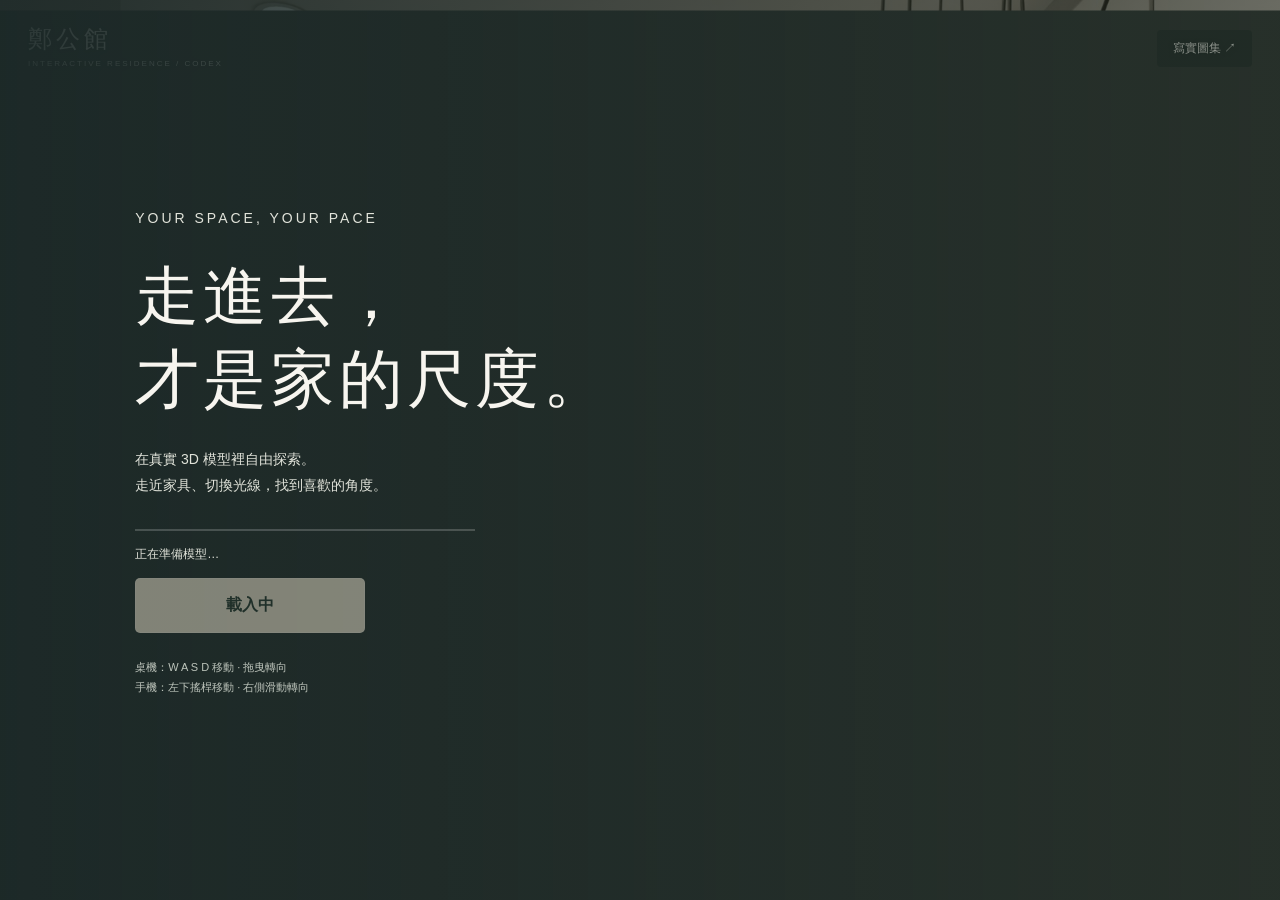
<file: index.html>
<!doctype html><html lang="zh-Hant"><head><meta charset="utf-8"><meta name="viewport" content="width=device-width,initial-scale=1"><meta http-equiv="refresh" content="0;url=./互動漫遊/"><title>鄭公館｜Codex 互動 3D</title></head><body><a href="./互動漫遊/">開啟鄭公館互動 3D 漫遊</a></body></html>
</file>
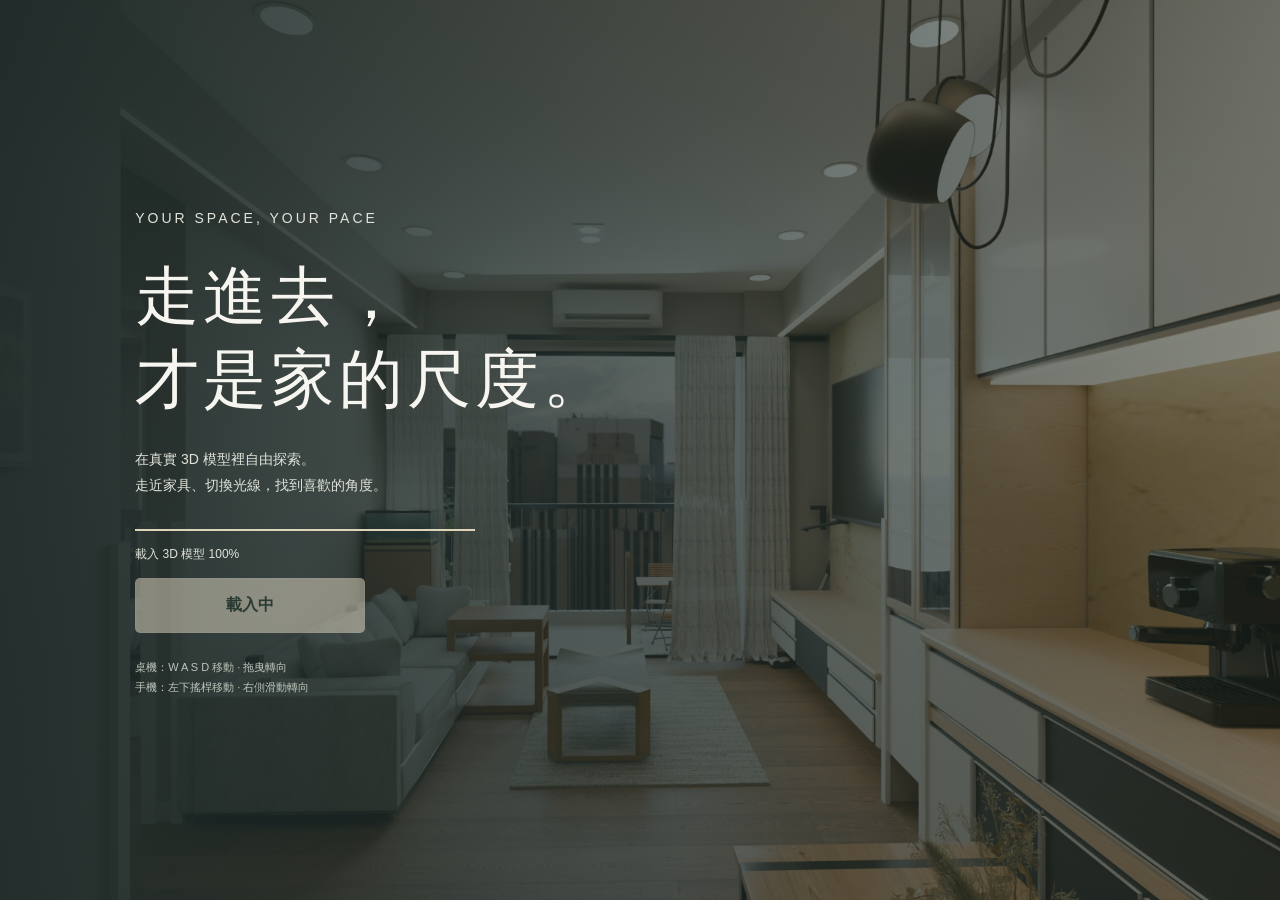
<file: 互動漫遊/index.html>
<!doctype html><html lang="zh-Hant"><head><meta charset="utf-8"><meta name="viewport" content="width=device-width,initial-scale=1,maximum-scale=1"><title>鄭公館｜互動 3D 漫遊</title><link rel="stylesheet" href="style.css"><script type="importmap">{"imports":{"three":"./vendor/build/three.module.js","three/addons/":"./vendor/examples/jsm/"}}</script></head><body>
<div id="viewport" aria-label="互動住宅 3D 畫面"></div>
<header><div class="brand">鄭公館 <small>INTERACTIVE RESIDENCE / CODEX</small></div><a href="../空間導覽/index.html">寫實圖集 ↗</a></header>
<section id="loading" class="veil"><div class="welcome"><p class="eyebrow">YOUR SPACE, YOUR PACE</p><h1>走進去，<br>才是家的尺度。</h1><p>在真實 3D 模型裡自由探索。<br>走近家具、切換光線，找到喜歡的角度。</p><div class="progress"><span id="bar"></span></div><p id="load-status" role="status">正在準備模型…</p><button id="enter" disabled>載入中</button><p class="small">桌機：W A S D 移動 · 拖曳轉向<br>手機：左下搖桿移動 · 右側滑動轉向</p></div></section>
<div id="hud" hidden>
 <nav id="room-nav" aria-label="快速前往房間"></nav>
 <aside class="tools" aria-label="環境控制"><button id="light" aria-pressed="true">☼ 室內燈</button><button id="time" aria-pressed="false">◐ 夜間</button><button id="map-toggle" aria-pressed="true">⌖ 地圖</button><button id="reset">↶ 回到客廳</button><button id="help">? 操作</button></aside>
 <div id="map-panel"><canvas id="map" width="252" height="232" aria-label="平面位置小地圖"></canvas><span>你的位置 · 點房間按鈕快速前往</span></div>
 <div id="reticle" aria-hidden="true">+</div><div id="hint" role="status">WASD 移動 · 拖曳轉向 · 點選家具查看</div>
 <div id="joystick" aria-label="拖曳搖桿移動"><span id="stick"></span></div>
 <div class="step-controls"><button id="turn-left" aria-label="向左轉">↶</button><button id="step-forward" aria-label="向前一步">↑</button><button id="step-back" aria-label="向後一步">↓</button><button id="turn-right" aria-label="向右轉">↷</button></div><div class="bottom-actions"><button id="walk">開始滑鼠漫遊</button><button id="inspect">查看前方家具</button><button id="fullscreen" aria-label="切換全螢幕">⛶</button></div>
 <aside id="details" hidden><button id="close-details" aria-label="關閉家具資訊">×</button><p class="eyebrow">OBJECT DETAILS</p><h2 id="item-title"></h2><p id="item-copy"></p><p id="item-source"></p><a id="item-link" target="_blank" rel="noopener">查看素材來源 ↗</a></aside>
 <div id="telemetry" aria-live="off"></div>
</div>
<dialog id="help-dialog"><button id="close-help" aria-label="關閉操作說明">×</button><h2>自在探索</h2><p><b>桌機</b><br>WASD／方向鍵：移動<br>按住畫面拖曳：轉向<br>「開始滑鼠漫遊」：鎖定滑鼠，Esc 退出<br>Shift：快走 · E：查看前方家具</p><p><b>手機</b><br>左下搖桿：前後左右移動<br>其餘畫面滑動：轉向<br>點「查看前方家具」：查看準星指向的家具</p><p>房間按鈕可快速定位；小地圖會跟隨位置。牆體及家具會阻擋移動。即時版為效能縮減模型，寫實渲染另存於圖集。</p><a href="../交付說明與署名.md">素材署名</a></dialog>
<script type="module" src="app.js"></script></body></html>
</file>
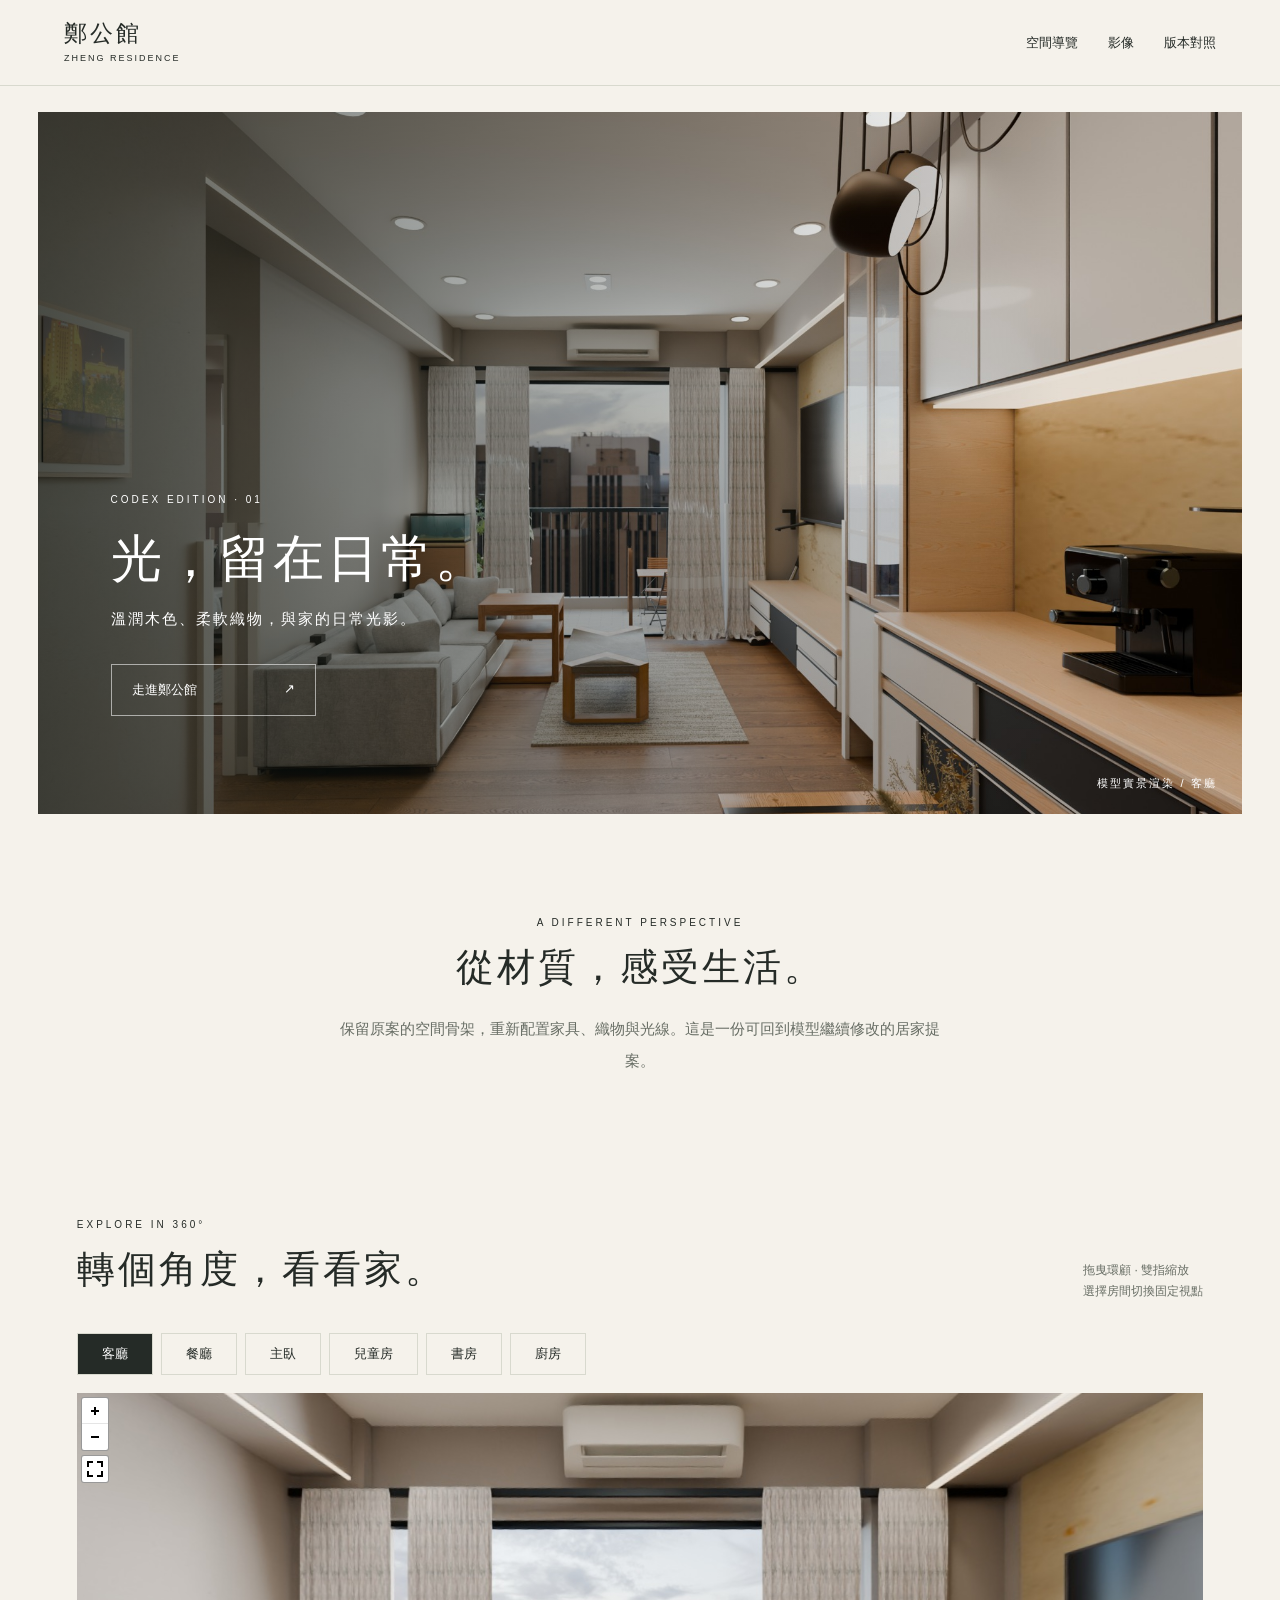
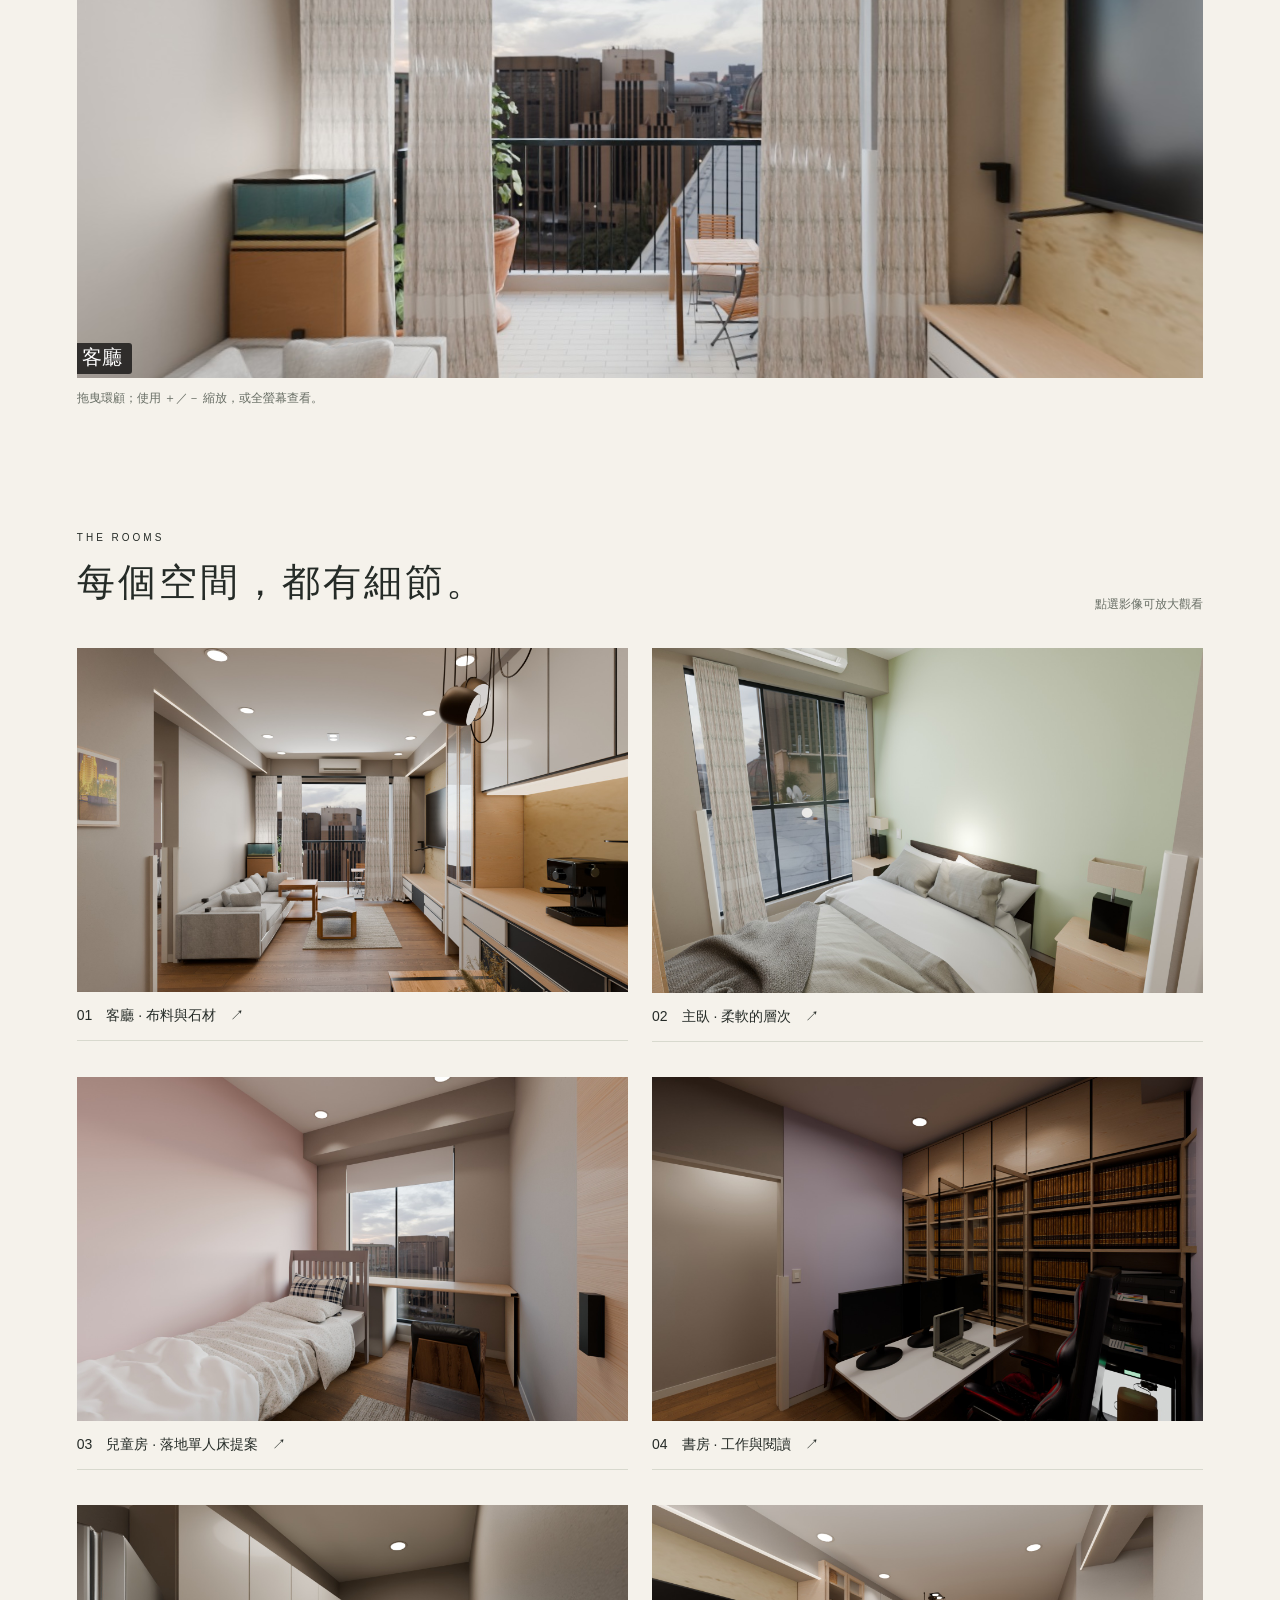
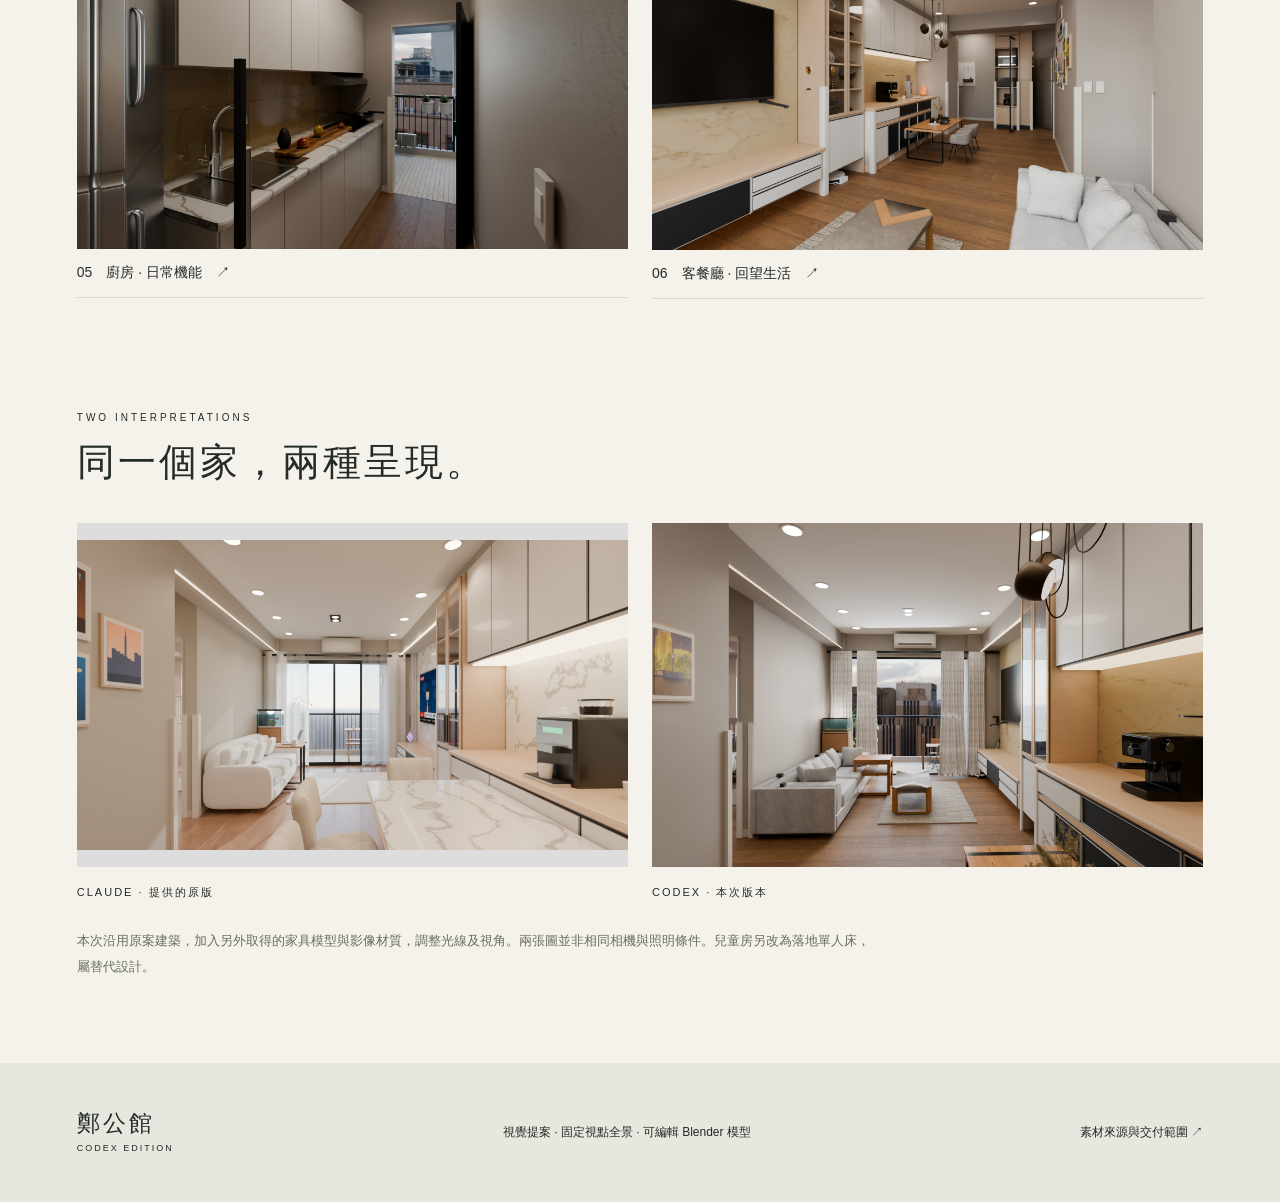
<file: 空間導覽/index.html>
<!doctype html>
<html lang="zh-Hant"><head><meta charset="utf-8"><meta name="viewport" content="width=device-width,initial-scale=1"><title>鄭公館｜光與日常</title><link rel="stylesheet" href="vendor/pannellum.css"><link rel="stylesheet" href="style.css"></head><body>
<header><a class="brand" href="#">鄭公館 <span>ZHENG RESIDENCE</span></a><nav><a href="#tour">空間導覽</a><a href="#gallery">影像</a><a href="#compare">版本對照</a></nav></header>
<main><section class="hero"><img src="media/1.jpg" alt="布沙發、石材茶几與自然光的客廳"><div class="hero-copy"><p class="eyebrow">CODEX EDITION · 01</p><h1>光，留在日常。</h1><p>溫潤木色、柔軟織物，與家的日常光影。</p><a class="button" href="#tour">走進鄭公館 <span>↗</span></a></div><span class="caption">模型實景渲染 / 客廳</span></section>
<section class="intro"><p class="eyebrow">A DIFFERENT PERSPECTIVE</p><h2>從材質，感受生活。</h2><p>保留原案的空間骨架，重新配置家具、織物與光線。這是一份可回到模型繼續修改的居家提案。</p></section>
<section id="tour" class="section"><div class="section-head"><div><p class="eyebrow">EXPLORE IN 360°</p><h2>轉個角度，看看家。</h2></div><p>拖曳環顧 · 雙指縮放<br>選擇房間切換固定視點</p></div><div id="rooms" class="rooms" aria-label="選擇房間"></div><div id="panorama" aria-label="360 度空間導覽"></div><p id="status" role="status">正在準備導覽…</p></section>
<section id="gallery" class="section"><div class="section-head"><div><p class="eyebrow">THE ROOMS</p><h2>每個空間，都有細節。</h2></div><p>點選影像可放大觀看</p></div><div class="gallery"></div></section>
<section id="compare" class="section comparison"><p class="eyebrow">TWO INTERPRETATIONS</p><h2>同一個家，兩種呈現。</h2><div class="compare-grid"><figure><img src="media/claude.jpg" loading="lazy" alt="提供的 Claude 原版客廳效果圖"><figcaption>CLAUDE · 提供的原版</figcaption></figure><figure><img src="media/1.jpg" loading="lazy" alt="Codex 版本客廳效果圖"><figcaption>CODEX · 本次版本</figcaption></figure></div><p class="note">本次沿用原案建築，加入另外取得的家具模型與影像材質，調整光線及視角。兩張圖並非相同相機與照明條件。兒童房另改為落地單人床，屬替代設計。</p></section>
</main><footer><div class="brand">鄭公館 <span>CODEX EDITION</span></div><p>視覺提案 · 固定視點全景 · 可編輯 Blender 模型</p><a href="credits.html">素材來源與交付範圍 ↗</a></footer>
<dialog id="lightbox"><button id="close" aria-label="關閉大圖">✕</button><img alt=""><p></p></dialog><script src="vendor/pannellum.js"></script><script src="app.js"></script></body></html>
</file>
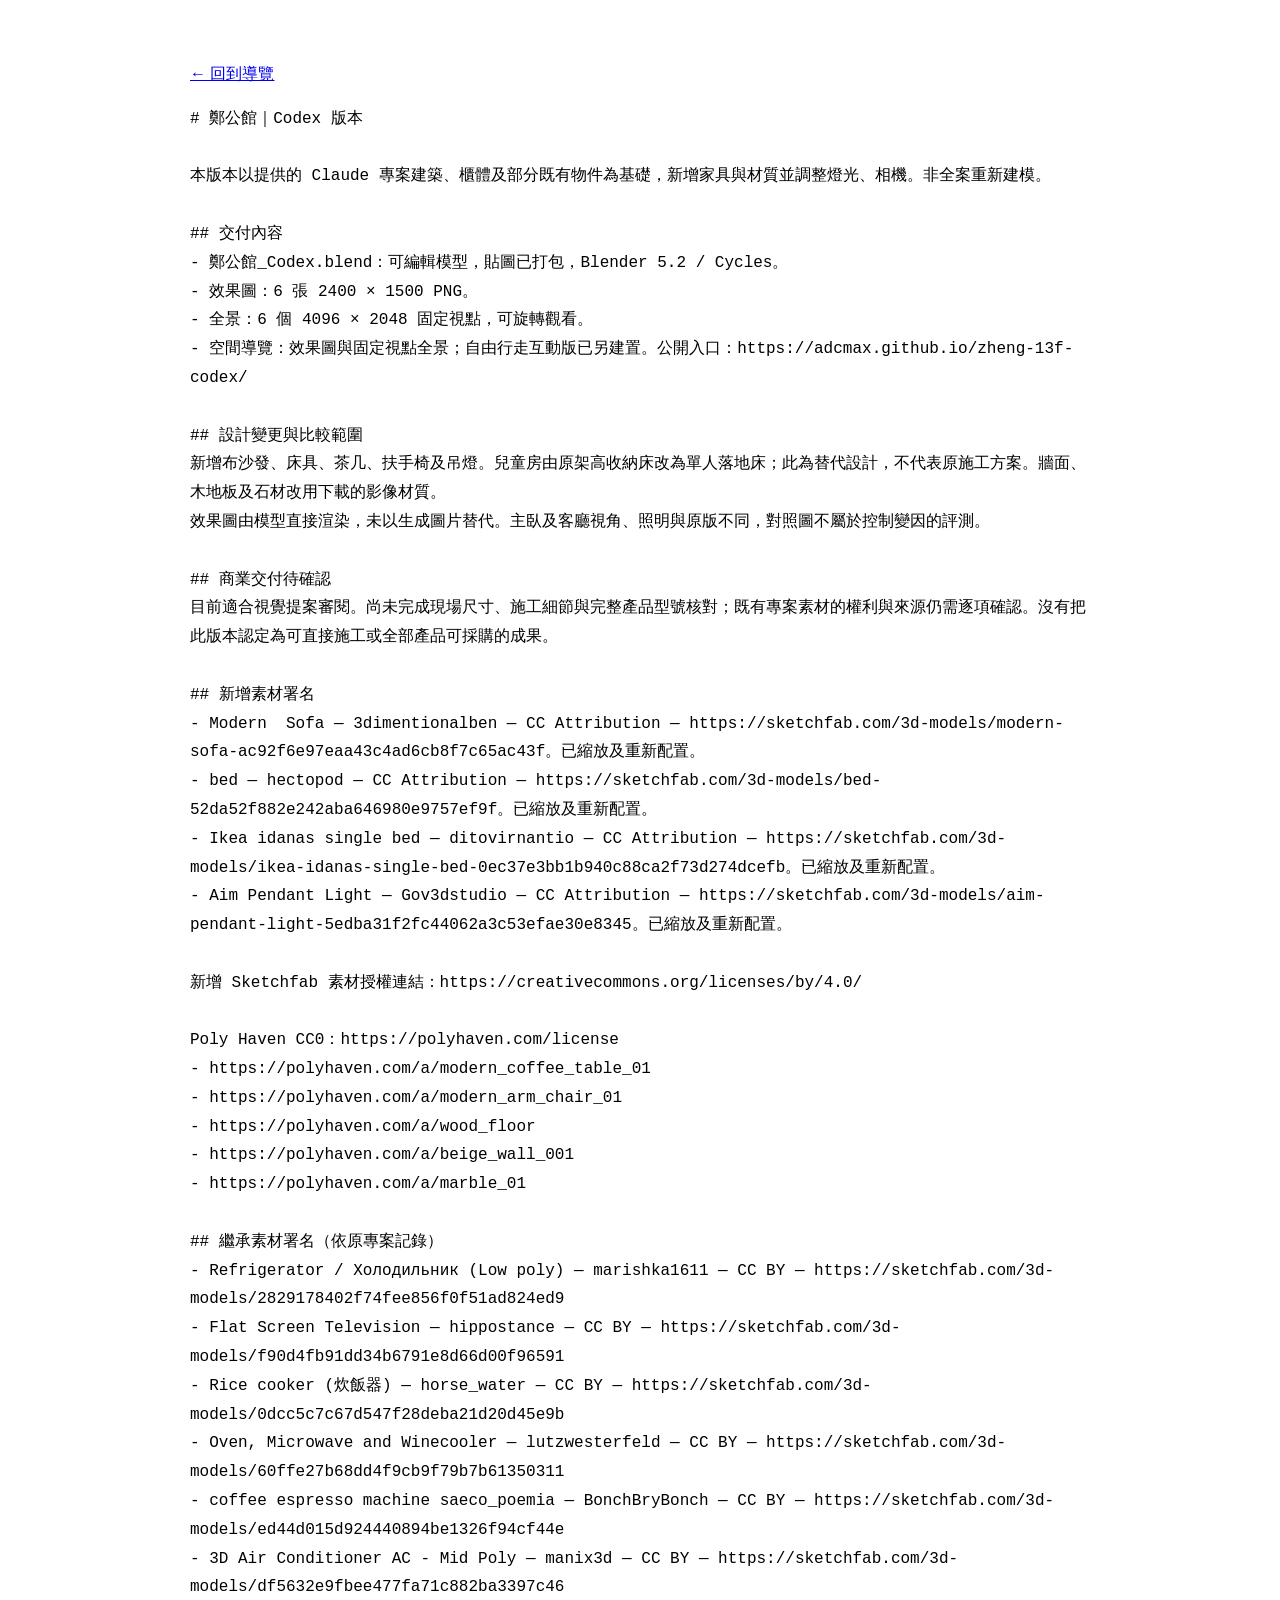
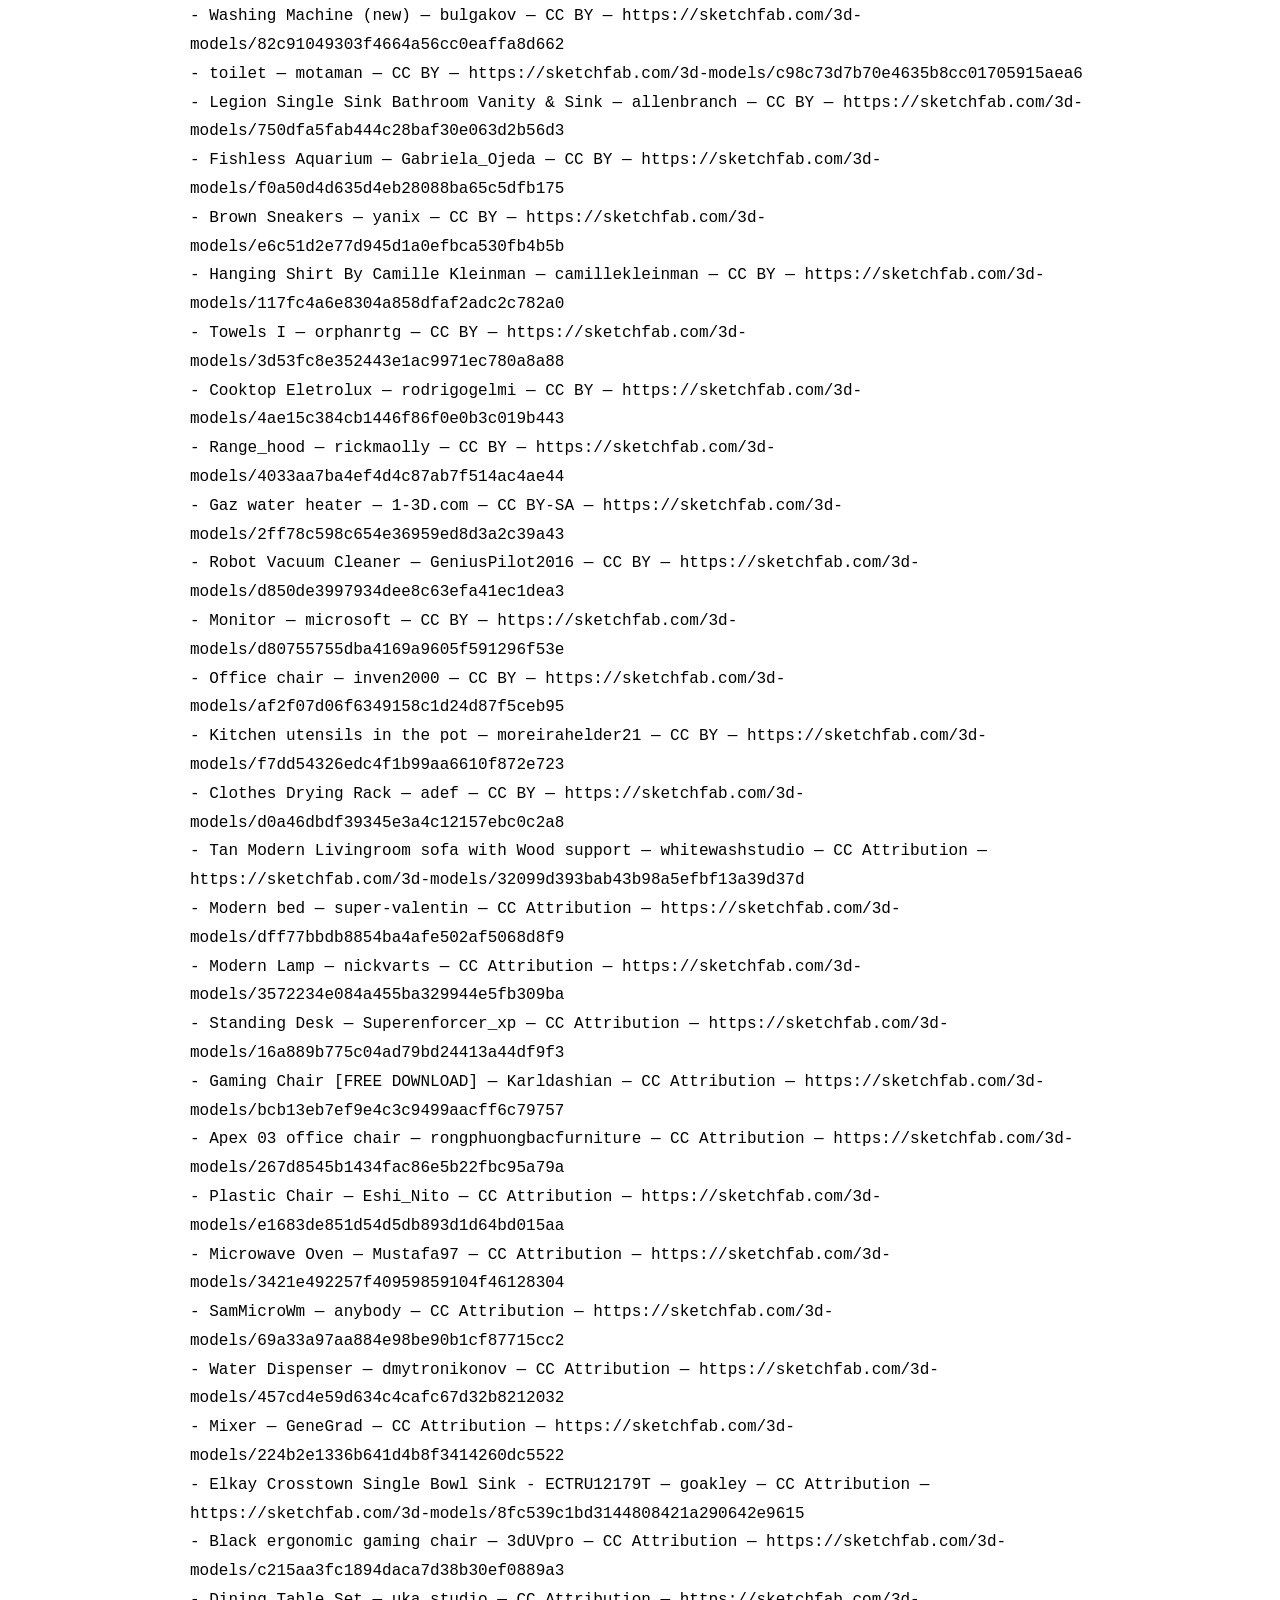
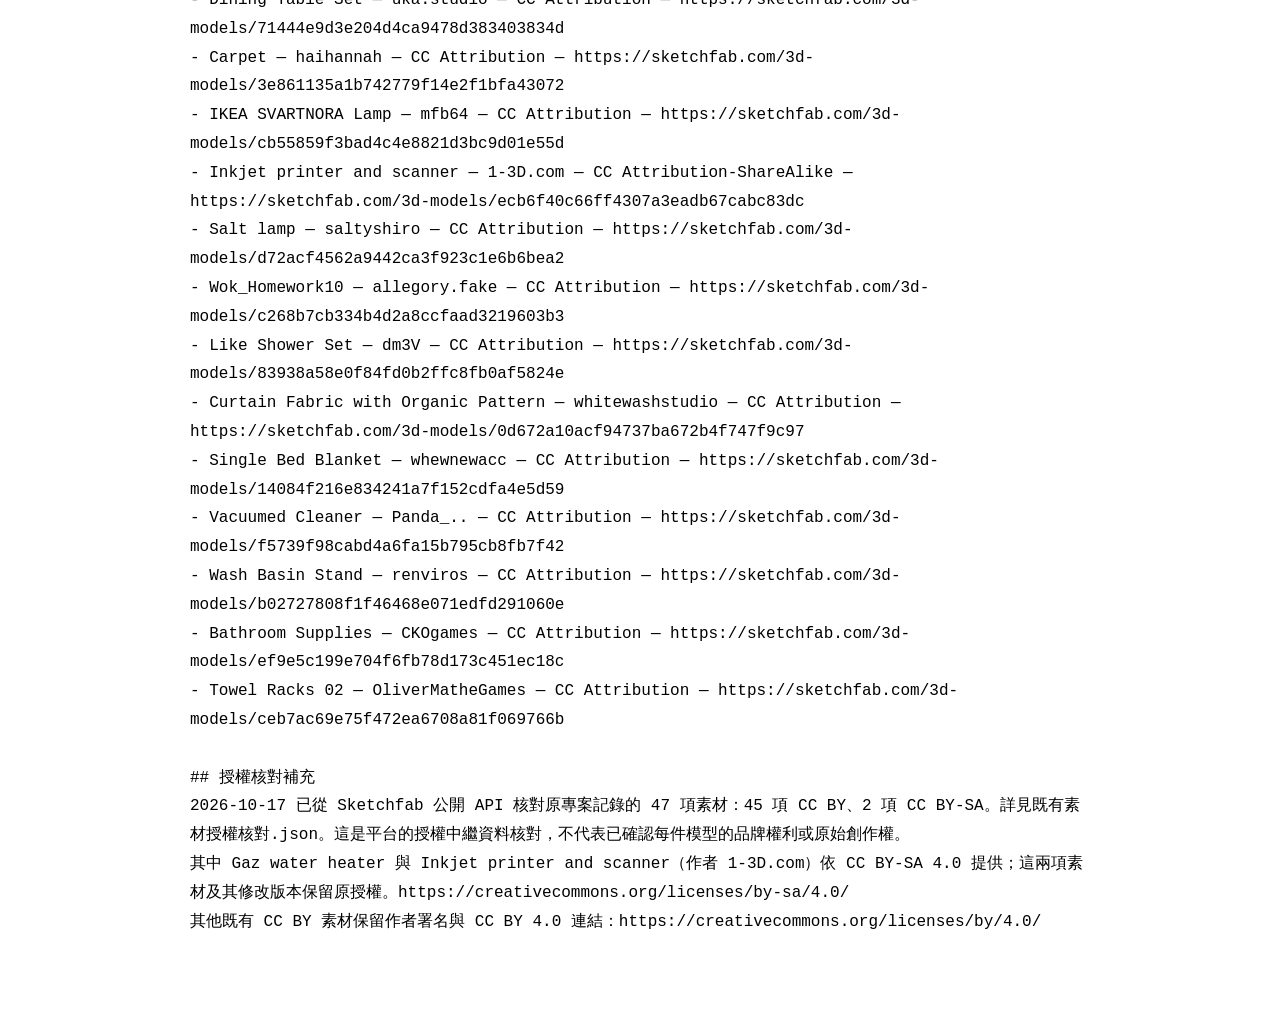
<file: 空間導覽/credits.html>
<!doctype html><meta charset="utf-8"><title>素材來源</title><body style="max-width:900px;margin:40px auto;padding:20px;font:16px/1.8 sans-serif"><a href="index.html">← 回到導覽</a><pre style="white-space:pre-wrap"># 鄭公館｜Codex 版本

本版本以提供的 Claude 專案建築、櫃體及部分既有物件為基礎，新增家具與材質並調整燈光、相機。非全案重新建模。

## 交付內容
- 鄭公館_Codex.blend：可編輯模型，貼圖已打包，Blender 5.2 / Cycles。
- 效果圖：6 張 2400 × 1500 PNG。
- 全景：6 個 4096 × 2048 固定視點，可旋轉觀看。
- 空間導覽：效果圖與固定視點全景；自由行走互動版已另建置。公開入口：https://adcmax.github.io/zheng-13f-codex/

## 設計變更與比較範圍
新增布沙發、床具、茶几、扶手椅及吊燈。兒童房由原架高收納床改為單人落地床；此為替代設計，不代表原施工方案。牆面、木地板及石材改用下載的影像材質。
效果圖由模型直接渲染，未以生成圖片替代。主臥及客廳視角、照明與原版不同，對照圖不屬於控制變因的評測。

## 商業交付待確認
目前適合視覺提案審閱。尚未完成現場尺寸、施工細節與完整產品型號核對；既有專案素材的權利與來源仍需逐項確認。沒有把此版本認定為可直接施工或全部產品可採購的成果。

## 新增素材署名
- Modern  Sofa — 3dimentionalben — CC Attribution — https://sketchfab.com/3d-models/modern-sofa-ac92f6e97eaa43c4ad6cb8f7c65ac43f。已縮放及重新配置。
- bed — hectopod — CC Attribution — https://sketchfab.com/3d-models/bed-52da52f882e242aba646980e9757ef9f。已縮放及重新配置。
- Ikea idanas single bed — ditovirnantio — CC Attribution — https://sketchfab.com/3d-models/ikea-idanas-single-bed-0ec37e3bb1b940c88ca2f73d274dcefb。已縮放及重新配置。
- Aim Pendant Light — Gov3dstudio — CC Attribution — https://sketchfab.com/3d-models/aim-pendant-light-5edba31f2fc44062a3c53efae30e8345。已縮放及重新配置。

新增 Sketchfab 素材授權連結：https://creativecommons.org/licenses/by/4.0/

Poly Haven CC0：https://polyhaven.com/license
- https://polyhaven.com/a/modern_coffee_table_01
- https://polyhaven.com/a/modern_arm_chair_01
- https://polyhaven.com/a/wood_floor
- https://polyhaven.com/a/beige_wall_001
- https://polyhaven.com/a/marble_01

## 繼承素材署名（依原專案記錄）
- Refrigerator / Холодильник (Low poly) — marishka1611 — CC BY — https://sketchfab.com/3d-models/2829178402f74fee856f0f51ad824ed9
- Flat Screen Television — hippostance — CC BY — https://sketchfab.com/3d-models/f90d4fb91dd34b6791e8d66d00f96591
- Rice cooker (炊飯器) — horse_water — CC BY — https://sketchfab.com/3d-models/0dcc5c7c67d547f28deba21d20d45e9b
- Oven, Microwave and Winecooler — lutzwesterfeld — CC BY — https://sketchfab.com/3d-models/60ffe27b68dd4f9cb9f79b7b61350311
- coffee espresso machine saeco_poemia — BonchBryBonch — CC BY — https://sketchfab.com/3d-models/ed44d015d924440894be1326f94cf44e
- 3D Air Conditioner AC - Mid Poly — manix3d — CC BY — https://sketchfab.com/3d-models/df5632e9fbee477fa71c882ba3397c46
- Washing Machine (new) — bulgakov — CC BY — https://sketchfab.com/3d-models/82c91049303f4664a56cc0eaffa8d662
- toilet — motaman — CC BY — https://sketchfab.com/3d-models/c98c73d7b70e4635b8cc01705915aea6
- Legion Single Sink Bathroom Vanity &amp; Sink — allenbranch — CC BY — https://sketchfab.com/3d-models/750dfa5fab444c28baf30e063d2b56d3
- Fishless Aquarium — Gabriela_Ojeda — CC BY — https://sketchfab.com/3d-models/f0a50d4d635d4eb28088ba65c5dfb175
- Brown Sneakers — yanix — CC BY — https://sketchfab.com/3d-models/e6c51d2e77d945d1a0efbca530fb4b5b
- Hanging Shirt By Camille Kleinman — camillekleinman — CC BY — https://sketchfab.com/3d-models/117fc4a6e8304a858dfaf2adc2c782a0
- Towels I — orphanrtg — CC BY — https://sketchfab.com/3d-models/3d53fc8e352443e1ac9971ec780a8a88
- Cooktop Eletrolux — rodrigogelmi — CC BY — https://sketchfab.com/3d-models/4ae15c384cb1446f86f0e0b3c019b443
- Range_hood — rickmaolly — CC BY — https://sketchfab.com/3d-models/4033aa7ba4ef4d4c87ab7f514ac4ae44
- Gaz water heater — 1-3D.com — CC BY-SA — https://sketchfab.com/3d-models/2ff78c598c654e36959ed8d3a2c39a43
- Robot Vacuum Cleaner — GeniusPilot2016 — CC BY — https://sketchfab.com/3d-models/d850de3997934dee8c63efa41ec1dea3
- Monitor — microsoft — CC BY — https://sketchfab.com/3d-models/d80755755dba4169a9605f591296f53e
- Office chair — inven2000 — CC BY — https://sketchfab.com/3d-models/af2f07d06f6349158c1d24d87f5ceb95
- Kitchen utensils in the pot — moreirahelder21 — CC BY — https://sketchfab.com/3d-models/f7dd54326edc4f1b99aa6610f872e723
- Clothes Drying Rack — adef — CC BY — https://sketchfab.com/3d-models/d0a46dbdf39345e3a4c12157ebc0c2a8
- Tan Modern Livingroom sofa with Wood support — whitewashstudio — CC Attribution — https://sketchfab.com/3d-models/32099d393bab43b98a5efbf13a39d37d
- Modern bed — super-valentin — CC Attribution — https://sketchfab.com/3d-models/dff77bbdb8854ba4afe502af5068d8f9
- Modern Lamp — nickvarts — CC Attribution — https://sketchfab.com/3d-models/3572234e084a455ba329944e5fb309ba
- Standing Desk — Superenforcer_xp — CC Attribution — https://sketchfab.com/3d-models/16a889b775c04ad79bd24413a44df9f3
- Gaming Chair [FREE DOWNLOAD] — Karldashian — CC Attribution — https://sketchfab.com/3d-models/bcb13eb7ef9e4c3c9499aacff6c79757
- Apex 03 office chair — rongphuongbacfurniture — CC Attribution — https://sketchfab.com/3d-models/267d8545b1434fac86e5b22fbc95a79a
- Plastic Chair — Eshi_Nito — CC Attribution — https://sketchfab.com/3d-models/e1683de851d54d5db893d1d64bd015aa
- Microwave Oven — Mustafa97 — CC Attribution — https://sketchfab.com/3d-models/3421e492257f40959859104f46128304
- SamMicroWm — anybody — CC Attribution — https://sketchfab.com/3d-models/69a33a97aa884e98be90b1cf87715cc2
- Water Dispenser — dmytronikonov — CC Attribution — https://sketchfab.com/3d-models/457cd4e59d634c4cafc67d32b8212032
- Mixer — GeneGrad — CC Attribution — https://sketchfab.com/3d-models/224b2e1336b641d4b8f3414260dc5522
- Elkay Crosstown Single Bowl Sink - ECTRU12179T — goakley — CC Attribution — https://sketchfab.com/3d-models/8fc539c1bd3144808421a290642e9615
- Black ergonomic gaming chair — 3dUVpro — CC Attribution — https://sketchfab.com/3d-models/c215aa3fc1894daca7d38b30ef0889a3
- Dining Table Set — uka.studio — CC Attribution — https://sketchfab.com/3d-models/71444e9d3e204d4ca9478d383403834d
- Carpet — haihannah — CC Attribution — https://sketchfab.com/3d-models/3e861135a1b742779f14e2f1bfa43072
- IKEA SVARTNORA Lamp — mfb64 — CC Attribution — https://sketchfab.com/3d-models/cb55859f3bad4c4e8821d3bc9d01e55d
- Inkjet printer and scanner — 1-3D.com — CC Attribution-ShareAlike — https://sketchfab.com/3d-models/ecb6f40c66ff4307a3eadb67cabc83dc
- Salt lamp — saltyshiro — CC Attribution — https://sketchfab.com/3d-models/d72acf4562a9442ca3f923c1e6b6bea2
- Wok_Homework10 — allegory.fake — CC Attribution — https://sketchfab.com/3d-models/c268b7cb334b4d2a8ccfaad3219603b3
- Like Shower Set — dm3V — CC Attribution — https://sketchfab.com/3d-models/83938a58e0f84fd0b2ffc8fb0af5824e
- Curtain Fabric with Organic Pattern — whitewashstudio — CC Attribution — https://sketchfab.com/3d-models/0d672a10acf94737ba672b4f747f9c97
- Single Bed Blanket — whewnewacc — CC Attribution — https://sketchfab.com/3d-models/14084f216e834241a7f152cdfa4e5d59
- Vacuumed Cleaner — Panda_.. — CC Attribution — https://sketchfab.com/3d-models/f5739f98cabd4a6fa15b795cb8fb7f42
- Wash Basin Stand — renviros — CC Attribution — https://sketchfab.com/3d-models/b02727808f1f46468e071edfd291060e
- Bathroom Supplies — CKOgames — CC Attribution — https://sketchfab.com/3d-models/ef9e5c199e704f6fb78d173c451ec18c
- Towel Racks 02 — OliverMatheGames — CC Attribution — https://sketchfab.com/3d-models/ceb7ac69e75f472ea6708a81f069766b

## 授權核對補充
2026-10-17 已從 Sketchfab 公開 API 核對原專案記錄的 47 項素材：45 項 CC BY、2 項 CC BY-SA。詳見既有素材授權核對.json。這是平台的授權中繼資料核對，不代表已確認每件模型的品牌權利或原始創作權。
其中 Gaz water heater 與 Inkjet printer and scanner（作者 1-3D.com）依 CC BY-SA 4.0 提供；這兩項素材及其修改版本保留原授權。https://creativecommons.org/licenses/by-sa/4.0/
其他既有 CC BY 素材保留作者署名與 CC BY 4.0 連結：https://creativecommons.org/licenses/by/4.0/</pre>
</file>
<file: 互動漫遊/style.css>
:root{font-family:"Microsoft JhengHei",sans-serif;color:#f7f5ef;--glass:rgba(24,34,31,.83);--accent:#ddd4ba}*{box-sizing:border-box}body{margin:0;overflow:hidden;background:#272d29}button,a{-webkit-tap-highlight-color:transparent}button{font:inherit;cursor:pointer;color:inherit;border:1px solid #ffffff35;background:var(--glass);padding:11px 15px;border-radius:5px}button:hover,button[aria-pressed=true]{background:#ede7d5;color:#27342e}button:disabled{opacity:.5;cursor:wait}a{color:inherit}button:focus-visible,a:focus-visible{outline:3px solid #dbb96f;outline-offset:3px}[hidden]{display:none!important}#viewport{position:fixed;inset:0;touch-action:none}#viewport canvas{width:100%;height:100%;display:block}header{position:fixed;left:28px;right:28px;top:23px;display:flex;align-items:center;justify-content:space-between;pointer-events:none;text-shadow:0 1px 5px #0008;z-index:5}.brand{font-family:serif;letter-spacing:4px;font-size:24px}.brand small{display:block;font:8px/2.3 sans-serif;letter-spacing:2px}header a{pointer-events:auto;font-size:12px;text-decoration:none;background:var(--glass);padding:10px 16px;border-radius:4px}.veil{position:fixed;inset:0;z-index:10;background:linear-gradient(90deg,#1c2928ee,#27332b80),url('../空間導覽/media/1.jpg') center/cover;display:flex;align-items:center}.welcome{margin-left:9vw;max-width:530px;padding:20px}.eyebrow{font:10px/1.8 sans-serif;letter-spacing:3px;color:#e0d4b1}h1{font-family:serif;font-size:clamp(36px,5vw,64px);font-weight:400;line-height:1.3;letter-spacing:4px;margin:24px 0}.welcome p{font-size:14px;line-height:1.9;color:#e1e3da}.welcome .small{font-size:11px;color:#bdc4bb;margin-top:24px}.progress{height:2px;background:#ffffff30;max-width:340px;margin-top:30px}.progress span{display:block;height:100%;background:var(--accent);width:0;transition:width .2s}#load-status{font-size:12px}#enter{background:#e5dcc6;color:#21362b;min-width:230px;padding:16px;font-weight:bold}#room-nav{position:fixed;left:28px;top:100px;display:flex;flex-wrap:wrap;gap:6px;max-width:620px}#room-nav button{font-size:12px;padding:9px 15px}.tools{position:fixed;right:24px;top:102px;display:flex;flex-direction:column;gap:7px}.tools button{font-size:12px;text-align:left}#map-panel{position:fixed;left:28px;bottom:80px;width:190px;background:var(--glass);padding:10px;border-radius:6px;border:1px solid #ffffff25}#map{width:168px;height:155px;display:block}#map-panel span{font-size:9px;color:#c9cec4;display:block;margin-top:5px}#reticle{position:fixed;left:50%;top:50%;transform:translate(-50%,-50%);color:white;text-shadow:0 0 3px #000;font:22px sans-serif;pointer-events:none;opacity:.7}#hint{position:fixed;bottom:24px;left:28px;font-size:11px;line-height:1.6;padding:8px 12px;background:var(--glass);border-radius:4px;max-width:48vw}.bottom-actions{position:fixed;bottom:25px;right:24px;display:flex;gap:8px}.bottom-actions button{font-size:12px}#joystick{display:none;position:fixed;left:25px;bottom:95px;width:112px;height:112px;border:1px solid #ffffff80;border-radius:50%;background:#172b2350;touch-action:none}#stick{position:absolute;left:35px;top:35px;width:42px;height:42px;border-radius:50%;background:#f1eed9c0;border:1px solid white;pointer-events:none}#details{position:fixed;right:24px;top:50%;transform:translateY(-40%);width:300px;max-width:90vw;background:#f0ecdf;color:#26362b;padding:28px;border-radius:7px;box-shadow:0 8px 35px #0004}#details .eyebrow{color:#637260}#details h2{font:26px serif}#details p:not(.eyebrow){font-size:13px;line-height:1.8}#details a{font-size:12px}#close-details,#close-help{position:absolute;right:8px;top:6px;color:inherit;background:none;border:0;font-size:25px;padding:2px 9px}#telemetry{position:fixed;bottom:70px;right:28px;font:9px monospace;color:#ffffffa0}dialog{position:fixed;border:0;border-radius:8px;padding:30px;max-width:450px;width:90%;color:#25372b;background:#f0ecdf}dialog::backdrop{background:#071910a0}dialog p{font-size:13px;line-height:1.9}dialog a{font-size:12px}@media(pointer:coarse){#joystick{display:block}#walk{display:none}#map-panel{bottom:auto;top:160px;width:140px;left:16px}#map{width:118px;height:109px}#map-panel span{display:none}}@media(max-width:650px){header{left:16px;right:16px;top:15px}.brand{font-size:20px}.brand small{font-size:7px}header a{font-size:10px}#room-nav{left:16px;top:83px;max-width:calc(100vw - 32px);gap:4px}#room-nav button{padding:8px 10px;font-size:11px}.tools{right:16px;top:160px;gap:5px}.tools button{padding:8px 10px;font-size:11px}#hint{left:16px;bottom:12px;max-width:calc(100vw - 32px);font-size:10px}.bottom-actions{right:16px;bottom:55px}.bottom-actions button{padding:10px;font-size:11px}#map-panel{top:160px;bottom:auto;left:16px;width:135px}#map{width:113px;height:104px}#map-panel span{display:none}.welcome{margin-left:4vw;padding:16px}#details{right:16px;top:auto;bottom:110px;transform:none;width:280px}#telemetry{right:16px;bottom:102px}}@media(prefers-reduced-motion:reduce){*{scroll-behavior:auto!important;transition:none!important}}

.step-controls{position:fixed;bottom:95px;left:28px;display:flex;gap:8px}.step-controls button{font-size:21px;width:48px;height:42px}@media(pointer:coarse){.step-controls{display:none}}

@media(min-width:651px){.step-controls{left:240px;bottom:85px}}@media(max-width:650px){.step-controls{left:16px;bottom:115px;gap:3px}.step-controls button{width:36px;padding:5px}#joystick{display:block}.step-controls{display:none}#walk{display:none}}
</file>
<file: 空間導覽/vendor/pannellum.css>
/* Pannellum 2.5.6, https://github.com/mpetroff/pannellum */
.pnlm-container{margin:0;padding:0;overflow:hidden;position:relative;cursor:default;width:100%;height:100%;font-family:Helvetica,"Nimbus Sans L","Liberation Sans",Arial,sans-serif;background:#f4f4f4 url('data:image/svg+xml,%3Csvg%20xmlns%3D%22http%3A%2F%2Fwww.w3.org%2F2000%2Fsvg%22%20width%3D%2267%22%20height%3D%22100%22%20viewBox%3D%220%200%2067%20100%22%3E%0A%3Cpath%20stroke%3D%22%23ccc%22%20fill%3D%22none%22%20d%3D%22M33.5%2C50%2C0%2C63%2C33.5%2C75%2C67%2C63%2C33.5%2C50m-33.5-50%2C67%2C25m-0.5%2C0%2C0%2C75m-66.5-75%2C67-25m-33.5%2C75%2C0%2C25m0-100%2C0%2C50%22%2F%3E%0A%3C%2Fsvg%3E%0A') repeat;-webkit-user-select:none;-khtml-user-select:none;-moz-user-select:none;-o-user-select:none;-ms-user-select:none;user-select:none;outline:0;line-height:1.4;contain:content}.pnlm-container *{box-sizing:content-box}.pnlm-ui{position:absolute;width:100%;height:100%;z-index:1}.pnlm-grab{cursor:grab;cursor:url('data:image/svg+xml,%3Csvg%20xmlns%3D%22http%3A%2F%2Fwww.w3.org%2F2000%2Fsvg%22%20height%3D%2226%22%20width%3D%2226%22%3E%0A%3Cpath%20stroke%3D%22%23000%22%20stroke-width%3D%221px%22%20fill%3D%22%23fff%22%20d%3D%22m15.3%2020.5s6.38-6.73%204.64-8.24-3.47%201.01-3.47%201.01%203.61-5.72%201.41-6.49c-2.2-0.769-3.33%204.36-3.33%204.36s0.873-5.76-1.06-5.76-1.58%205.39-1.58%205.39-0.574-4.59-2.18-4.12c-1.61%200.468-0.572%205.51-0.572%205.51s-1.58-4.89-2.93-3.79c-1.35%201.11%200.258%205.25%200.572%206.62%200.836%202.43%202.03%202.94%202.17%205.55%22%2F%3E%0A%3C%2Fsvg%3E%0A') 12 8,default}.pnlm-grabbing{cursor:grabbing;cursor:url('data:image/svg+xml,%3Csvg%20xmlns%3D%22http%3A%2F%2Fwww.w3.org%2F2000%2Fsvg%22%20height%3D%2226%22%20width%3D%2226%22%3E%0A%3Cpath%20stroke%3D%22%23000%22%20stroke-width%3D%221px%22%20fill%3D%22%23fff%22%20d%3D%22m15.3%2020.5s5.07-5.29%203.77-6.74c-1.31-1.45-2.53%200.14-2.53%200.14s2.74-3.29%200.535-4.06c-2.2-0.769-2.52%201.3-2.52%201.3s0.81-2.13-1.12-2.13-1.52%201.77-1.52%201.77-0.261-1.59-1.87-1.12c-1.61%200.468-0.874%202.17-0.874%202.17s-0.651-1.55-2-0.445c-1.35%201.11-0.68%202.25-0.365%203.62%200.836%202.43%202.03%202.94%202.17%205.55%22%2F%3E%0A%3C%2Fsvg%3E%0A') 12 8,default}.pnlm-sprite{background-image:url('data:image/svg+xml,%3Csvg%20xmlns%3D%22http%3A%2F%2Fwww.w3.org%2F2000%2Fsvg%22%20width%3D%2226%22%20height%3D%22208%22%3E%0A%3Ccircle%20fill-opacity%3D%22.78%22%20cy%3D%22117%22%20cx%3D%2213%22%20r%3D%2211%22%20fill%3D%22%23fff%22%2F%3E%0A%3Ccircle%20fill-opacity%3D%22.78%22%20cy%3D%22143%22%20cx%3D%2213%22%20r%3D%2211%22%20fill%3D%22%23fff%22%2F%3E%0A%3Ccircle%20cy%3D%22169%22%20cx%3D%2213%22%20r%3D%227%22%20fill%3D%22none%22%20stroke%3D%22%23000%22%20stroke-width%3D%222%22%2F%3E%0A%3Ccircle%20cy%3D%22195%22%20cx%3D%2213%22%20r%3D%227%22%20fill%3D%22none%22%20stroke%3D%22%23000%22%20stroke-width%3D%222%22%2F%3E%0A%3Ccircle%20cx%3D%2213%22%20cy%3D%22195%22%20r%3D%222.5%22%2F%3E%0A%3Cpath%20d%3D%22m5%2083v6h2v-4h4v-2zm10%200v2h4v4h2v-6zm-5%205v6h6v-6zm-5%205v6h6v-2h-4v-4zm14%200v4h-4v2h6v-6z%22%2F%3E%0A%3Cpath%20d%3D%22m13%20110a7%207%200%200%200%20-7%207%207%207%200%200%200%207%207%207%207%200%200%200%207%20-7%207%207%200%200%200%20-7%20-7zm-1%203h2v2h-2zm0%203h2v5h-2z%22%2F%3E%0A%3Cpath%20d%3D%22m5%2057v6h2v-4h4v-2zm10%200v2h4v4h2v-6zm-10%2010v6h6v-2h-4v-4zm14%200v4h-4v2h6v-6z%22%2F%3E%0A%3Cpath%20d%3D%22m17%2038v2h-8v-2z%22%2F%3E%0A%3Cpath%20d%3D%22m12%209v3h-3v2h3v3h2v-3h3v-2h-3v-3z%22%2F%3E%0A%3Cpath%20d%3D%22m13%20136-6.125%206.125h4.375v7.875h3.5v-7.875h4.375z%22%2F%3E%0A%3Cpath%20d%3D%22m10.428%20173.33v-5.77l5-2.89v5.77zm1-1.73%203-1.73-3.001-1.74z%22%2F%3E%0A%3C%2Fsvg%3E%0A')}.pnlm-container:-moz-full-screen{height:100%!important;width:100%!important;position:static!important}.pnlm-container:-webkit-full-screen{height:100%!important;width:100%!important;position:static!important}.pnlm-container:-ms-fullscreen{height:100%!important;width:100%!important;position:static!important}.pnlm-container:fullscreen{height:100%!important;width:100%!important;position:static!important}.pnlm-render-container{cursor:inherit;position:absolute;height:100%;width:100%}.pnlm-controls{margin-top:4px;background-color:#fff;border:1px solid #999;border-color:rgba(0,0,0,0.4);border-radius:3px;cursor:pointer;z-index:2;-webkit-transform:translateZ(9999px);transform:translateZ(9999px)}.pnlm-control:hover{background-color:#f8f8f8}.pnlm-controls-container{position:absolute;top:0;left:4px;z-index:1}.pnlm-zoom-controls{width:26px;height:52px}.pnlm-zoom-in{width:100%;height:50%;position:absolute;top:0;border-radius:3px 3px 0 0}.pnlm-zoom-out{width:100%;height:50%;position:absolute;bottom:0;background-position:0 -26px;border-top:1px solid #ddd;border-top-color:rgba(0,0,0,0.10);border-radius:0 0 3px 3px}.pnlm-fullscreen-toggle-button,.pnlm-orientation-button,.pnlm-hot-spot-debug-indicator{width:26px;height:26px}.pnlm-hot-spot-debug-indicator{position:absolute;top:50%;left:50%;width:26px;height:26px;margin:-13px 0 0 -13px;background-color:rgba(255,255,255,0.5);border-radius:13px;display:none}.pnlm-orientation-button-inactive{background-position:0 -156px}.pnlm-orientation-button-active{background-position:0 -182px}.pnlm-fullscreen-toggle-button-inactive{background-position:0 -52px}.pnlm-fullscreen-toggle-button-active{background-position:0 -78px}.pnlm-panorama-info{position:absolute;bottom:4px;background-color:rgba(0,0,0,0.7);border-radius:0 3px 3px 0;padding-right:10px;color:#fff;text-align:left;display:none;z-index:2;-webkit-transform:translateZ(9999px);transform:translateZ(9999px)}.pnlm-title-box{position:relative;font-size:20px;display:table;padding-left:5px;margin-bottom:3px}.pnlm-author-box{position:relative;font-size:12px;display:table;padding-left:5px}.pnlm-load-box{position:absolute;top:50%;left:50%;width:200px;height:150px;margin:-75px 0 0 -100px;background-color:rgba(0,0,0,0.7);border-radius:3px;text-align:center;font-size:20px;display:none;color:#fff}.pnlm-load-box p{margin:20px 0}.pnlm-lbox{position:absolute;top:50%;left:50%;width:20px;height:20px;margin:-10px 0 0 -10px;display:none}.pnlm-loading{animation-duration:1.5s;-webkit-animation-duration:1.5s;animation-name:pnlm-mv;-webkit-animation-name:pnlm-mv;animation-iteration-count:infinite;-webkit-animation-iteration-count:infinite;animation-timing-function:linear;-webkit-animation-timing-function:linear;height:10px;width:10px;background-color:#fff;position:relative}@keyframes pnlm-mv{from{left:0;top:0}25%{left:10px;top:0}50%{left:10px;top:10px}75%{left:0;top:10px}to{left:0;top:0}}@-webkit-keyframes pnlm-mv{from{left:0;top:0}25%{left:10px;top:0}50%{left:10px;top:10px}75%{left:0;top:10px}to{left:0;top:0}}.pnlm-load-button{position:absolute;top:50%;left:50%;width:200px;height:100px;margin:-50px 0 0 -100px;background-color:rgba(0,0,0,.7);border-radius:3px;text-align:center;font-size:20px;display:table;color:#fff;cursor:pointer}.pnlm-load-button:hover{background-color:rgba(0,0,0,.8)}.pnlm-load-button p{display:table-cell;vertical-align:middle}.pnlm-info-box{font-size:15px;position:absolute;top:50%;left:50%;width:200px;height:150px;margin:-75px 0 0 -100px;background-color:#000;border-radius:3px;display:table;text-align:center;color:#fff;table-layout:fixed}.pnlm-info-box a,.pnlm-author-box a{color:#fff;word-wrap:break-word;overflow-wrap:break-word}.pnlm-info-box p{display:table-cell;vertical-align:middle;padding:0 5px 0 5px}.pnlm-error-msg{display:none}.pnlm-about-msg{font-size:11px;line-height:11px;color:#fff;padding:5px 8px 5px 8px;background:rgba(0,0,0,0.7);border-radius:3px;position:absolute;top:50px;left:50px;display:none;opacity:0;-moz-transition:opacity .3s ease-in-out;-webkit-transition:opacity .3s ease-in-out;-o-transition:opacity .3s ease-in-out;-ms-transition:opacity .3s ease-in-out;transition:opacity .3s ease-in-out;z-index:1}.pnlm-about-msg a:link,.pnlm-about-msg a:visited{color:#fff}.pnlm-about-msg a:hover,.pnlm-about-msg a:active{color:#eee}.pnlm-hotspot-base{position:absolute;visibility:hidden;cursor:default;vertical-align:middle;top:0;z-index:1}.pnlm-hotspot{height:26px;width:26px;border-radius:13px}.pnlm-hotspot:hover{background-color:rgba(255,255,255,0.2)}.pnlm-hotspot.pnlm-info{background-position:0 -104px}.pnlm-hotspot.pnlm-scene{background-position:0 -130px}div.pnlm-tooltip span{visibility:hidden;position:absolute;border-radius:3px;background-color:rgba(0,0,0,0.7);color:#fff;text-align:center;max-width:200px;padding:5px 10px;margin-left:-220px;cursor:default}div.pnlm-tooltip:hover span{visibility:visible}div.pnlm-tooltip:hover span:after{content:'';position:absolute;width:0;height:0;border-width:10px;border-style:solid;border-color:rgba(0,0,0,0.7) transparent transparent transparent;bottom:-20px;left:-10px;margin:0 50%}.pnlm-compass{position:absolute;width:50px;height:50px;right:4px;bottom:4px;border-radius:25px;background-image:url('data:image/svg+xml,%3Csvg%20xmlns%3D%22http%3A%2F%2Fwww.w3.org%2F2000%2Fsvg%22%20height%3D%2250%22%20width%3D%2250%22%3E%0A%3Cpath%20d%3D%22m24.5078%206-3.2578%2018h7.5l-3.25781-18h-0.984376zm-3.2578%2020%203.2578%2018h0.9844l3.2578-18h-7.5zm1.19531%200.9941h5.10938l-2.5547%2014.1075-2.5547-14.1075z%22%2F%3E%0A%3C%2Fsvg%3E%0A');cursor:default;display:none}.pnlm-world{position:absolute;left:50%;top:50%}.pnlm-face{position:absolute;-webkit-transform-origin:0 0;transform-origin:0 0}.pnlm-dragfix,.pnlm-preview-img{position:absolute;height:100%;width:100%}.pnlm-preview-img{background-size:cover;background-position:center}.pnlm-lbar{width:150px;margin:0 auto;border:#fff 1px solid;height:6px}.pnlm-lbar-fill{background:#fff;height:100%;width:0}.pnlm-lmsg{font-size:12px}.pnlm-fade-img{position:absolute;top:0;left:0}.pnlm-pointer{cursor:pointer}
</file>
<file: 空間導覽/style.css>
:root{--bg:#f5f2eb;--ink:#252b27;--muted:#686e65;--line:#d8d9ce}*{box-sizing:border-box}html{scroll-behavior:smooth;scroll-padding-top:90px}body{margin:0;background:var(--bg);color:var(--ink);font-family:"Noto Sans TC","Microsoft JhengHei",sans-serif}a{color:inherit;text-decoration:none}button{font:inherit;cursor:pointer}header{height:86px;padding:0 5vw;display:flex;align-items:center;justify-content:space-between;border-bottom:1px solid var(--line)}.brand{font-family:serif;font-size:23px;letter-spacing:3px}.brand span{display:block;font:9px/2 sans-serif;letter-spacing:2px}nav{display:flex;gap:30px;font-size:13px}h1,h2{font-family:"Noto Serif TC",serif;font-weight:400;letter-spacing:3px}h1{font-size:clamp(32px,4vw,62px);margin:16px 0}h2{font-size:clamp(25px,3vw,38px);margin:10px 0 20px}.hero{position:relative;margin:26px 3vw 0;height:min(740px,78vh);min-height:460px;overflow:hidden;background:#777}.hero>img{width:100%;height:100%;object-fit:cover}.hero:after{content:"";position:absolute;inset:0;background:linear-gradient(90deg,rgba(16,24,20,.65),transparent 85%)}.hero-copy{position:absolute;left:6%;bottom:14%;z-index:1;color:white}.hero-copy>p:not(.eyebrow){font-size:15px;letter-spacing:2px}.eyebrow{font-size:10px;letter-spacing:3px;line-height:1.8}.button{display:flex;justify-content:space-between;width:205px;border:1px solid #ffffff90;padding:16px 20px;margin-top:35px;font-size:13px}.button:hover{background:white;color:#252b27}.caption{position:absolute;right:25px;bottom:23px;color:white;z-index:1;font-size:11px;letter-spacing:2px}.intro{max-width:650px;text-align:center;margin:100px auto;padding:0 20px}.intro>p:last-child{font-size:15px;line-height:2.1;color:var(--muted)}.section{margin:0 auto;padding:30px 0 70px;width:88%;max-width:1440px}.section-head{display:flex;justify-content:space-between;align-items:end}.section-head>p{font-size:12px;line-height:1.8;color:var(--muted)}.rooms{display:flex;gap:8px;flex-wrap:wrap;margin:18px 0}.rooms button{border:1px solid var(--line);background:transparent;color:var(--ink);padding:11px 24px;font-size:13px}.rooms button[aria-pressed=true]{background:var(--ink);color:white}#panorama{height:clamp(360px,65vh,720px);background:#d6d4cc}#status{font-size:12px;color:var(--muted)}.gallery{display:grid;grid-template-columns:1fr 1fr;gap:35px 24px;margin-top:20px}.gallery button{border:0;background:none;padding:0;text-align:left;color:var(--ink)}.gallery img{display:block;width:100%;aspect-ratio:1.6;object-fit:cover}.gallery span{display:block;padding:15px 0;border-bottom:1px solid var(--line);font-size:14px}.compare-grid{display:grid;grid-template-columns:1fr 1fr;gap:24px}figure{margin:15px 0}figure img{width:100%;aspect-ratio:1.6;object-fit:contain;background:#ddd}figcaption{font-size:11px;letter-spacing:2px;margin-top:14px}.note{max-width:800px;font-size:13px;line-height:2;color:var(--muted)}footer{padding:45px 6vw;background:#e6e7de;display:flex;align-items:center;justify-content:space-between;gap:25px}footer p,footer a{font-size:12px}dialog{border:0;background:#1e2421;color:white;padding:36px 15px 15px;max-width:96vw;max-height:95vh}dialog::backdrop{background:#000c}dialog img{display:block;max-width:90vw;max-height:78vh;object-fit:contain}dialog button{position:absolute;right:10px;top:6px;border:0;background:transparent;color:white;font-size:22px}dialog p{font-size:13px;margin:12px 0 0}a:focus-visible,button:focus-visible{outline:3px solid #b58c42;outline-offset:4px}@media(max-width:650px){header{height:76px}.brand{font-size:19px}nav{gap:14px;font-size:11px}.hero{margin:12px 12px 0;height:70vh}.hero>img{object-position:60%}.hero-copy{left:7%;bottom:16%}.hero-copy>p:not(.eyebrow){max-width:240px;line-height:1.9}.intro{margin:65px auto}.section{width:92%;padding-bottom:45px}.section-head{display:block}.rooms{gap:6px}.rooms button{padding:10px 17px}.gallery,.compare-grid{grid-template-columns:1fr}.gallery{gap:20px}footer{align-items:start;flex-direction:column}.caption{font-size:9px;right:12px}}
</file>
